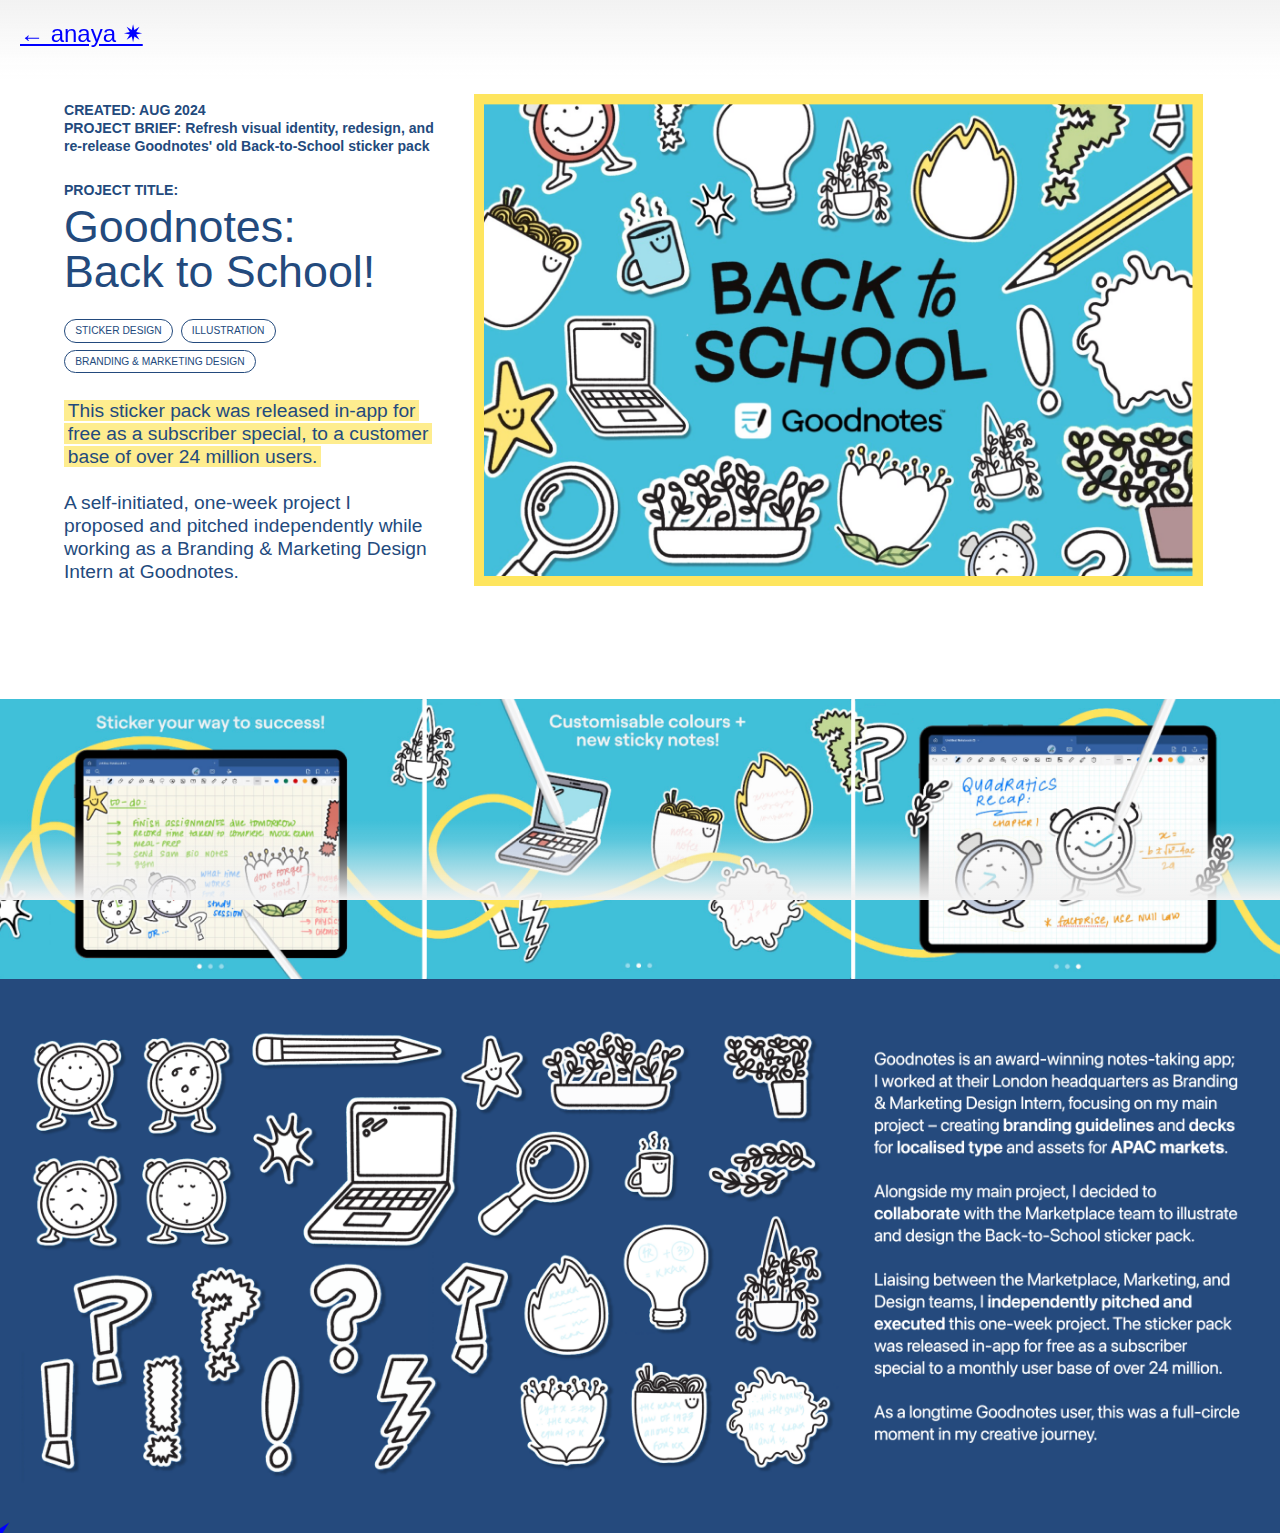
<file: goodnotes.html>
<!DOCTYPE html>
<html lang="en">
<head>
    <meta charset="UTF-8">
    <meta name="viewport" content="width=device-width, initial-scale=1.0">
    <title>Goodnotes – Anaya's Portfolio</title>
    <link rel="stylesheet" href="goodnotes-style.css" />
    <link rel="icon" type="image/png" href="https://cdn.glitch.global/d9e3876a-64dc-4a54-975f-de792dc80655/star%20logo%20png.png?v=1741092532454">
</head>
<body>
    <div class="nav-gradient top"></div>
    <div class="nav-gradient bottom"></div>
    
    <header>
        <div class="corner top-left"><a href="index.html">← anaya ✷</a></div>
    </header>


    <div class="project-content">
  
        <div class="top-section">

            <div class="project-text">
                <h2 class="project-subtitle">
             
                        <strong>CREATED:</strong> AUG 2024<br>
                        <strong>PROJECT BRIEF:</strong> Refresh visual identity, redesign, and re-release Goodnotes' old Back-to-School sticker pack
        
                </h2>

                <p class="project-label project-title-label">
            PROJECT TITLE:
                </p> 
                
                <h1 class="project-title">
                  Goodnotes: <br>Back to School!
                </h1>

                <div class="project-categories categories">
                    <span class="category">STICKER DESIGN</span>
                    <span class="category">ILLUSTRATION</span>
                    <span class="category">BRANDING & MARKETING DESIGN</span>
                </div>

                <p class="project-description">
                    <span class="highlight-wrapper">
                        This sticker pack was released in-app for free as a subscriber special, to a customer base of over 24 million users.</span><br><br>A self-initiated, one-week project I proposed and pitched independently while working as a Branding & Marketing Design Intern at Goodnotes.
                   
                </p>
            </div>

        
            <div class="image-wrapper">
<img src="images/goodnotes/gn1.png">
            </div>
        </div>


        <div class="image-wrapper-full">
<img src="images/goodnotes/gn2.png">

        </div>
        
        <div class="image-wrapper-full">
<img src="images/goodnotes/gn3.png">
        </div>
    </div>
    <script src="script.js"></script>
    <script src="cursor.js"></script>
</body>
</html>
</file>
<file: goodnotes-style.css>
@font-face {
    font-family: 'SF Pro Display';
    src: url('https://cdn.glitch.global/69f8f06e-65ba-408a-8b25-1c397c7a86db/SF-Pro-Display-Light.otf?v=1739296515501') format('opentype');
    font-weight: 300;
}

@font-face {
    font-family: 'SF Pro Display';
    src: url('https://cdn.glitch.global/69f8f06e-65ba-408a-8b25-1c397c7a86db/SF-Pro-Display-Regular.otf?v=1739296560122') format('opentype');
    font-weight: 400;
}

@font-face {
    font-family: 'SF Pro Display';
    src: url('https://cdn.glitch.global/69f8f06e-65ba-408a-8b25-1c397c7a86db/SF-Pro-Display-Medium.otf?v=1739296542516') format('opentype');
    font-weight: 500;
}

@font-face {
    font-family: 'SF Pro Display';
    src: url('https://cdn.glitch.global/69f8f06e-65ba-408a-8b25-1c397c7a86db/SF-Pro-Display-Semibold.otf?v=1739296570227') format('opentype');
    font-weight: 600;
}

@font-face {
    font-family: 'SF Pro Display';
    src: url('https://cdn.glitch.global/69f8f06e-65ba-408a-8b25-1c397c7a86db/SF-Pro-Display-Bold.otf?v=1739296472538') format('opentype');
    font-weight: 700;
}

* {
    margin: 0;
    padding: 0;
    box-sizing: border-box;
}

body {
    background: white;
    color: #234A7D;
    font-family: 'SF Pro Display', sans-serif;
    overflow-x: hidden;
    width: 100vw;
}

body, a {
    cursor: none;
}


header {
    position: fixed;
    width: 100%;
    pointer-events: none;
    z-index: 10;
}

.corner {
    position: fixed;
    font-size: 1.5rem;
    pointer-events: auto;
}

.top-left { top: 20px; left: 20px; }
.top-right { top: 20px; right: 20px; }
.bottom-left { bottom: 20px; left: 20px; }
.bottom-right { bottom: 20px; right: 20px; }

a {
    text-decoration: underline;
    color: blue;
}

a:hover {
    color: yellow;
    text-decoration: none;
}


#custom-cursor {
    position: fixed;
    width: 50px;
    height: 50px;
    background: transparent;
    color: rgb(0, 0, 255);
    font-size: 50px;
    pointer-events: none;
    z-index: 1000;
    transform: translate(-50%, -50%);
}

#custom-cursor.emoji {
    width: 35px;
    height: 35px;
    font-size: 35px;
    transform: translate(-50%, -50%);
}

.top-section {
    display: flex;
    width: 100%;
    padding: 2vw;
    align-items: flex-start;
    margin-top: 3vw; /* Increased from 3vw to move content down more */
    margin-bottom: 4vw; /* Added to create space below the top section */
}

.project-text {
    width: 45%;
    color: #234A7D;
    padding: 3vw;
    position: relative;
    max-width: 35vw;
    margin-top: 0vw; /* Added to move project text down */
}

.project-title {
    font-size: 3.5vw;
    font-weight: normal;
    max-width: 65vw;
    margin-bottom: 2vw; /* Increased from 1vw to add more space before categories */
    line-height: 1;
}

.image-wrapper {
    width: 65%;
    height: fit-content;
    border: 10px solid #FEE55E;
    margin-right: 4vw;
    display: inline-block;
    margin-top: 2.35vw;
}

.project-label {
    font-size: 1.1vw; 
    font-weight: bold;
    text-transform: uppercase;
    margin-bottom: 0.5vw;
    max-width: 65vw;
}

.project-subtitle {
    font-size: 1.1vw;
    margin-bottom: 2vw;
    line-height: 1.4vw;
    max-width: 65vw;
}

.project-categories {
    display: flex;
    gap: 0.6vw;
    margin-top: 1vw;
    margin-bottom: 2vw;
    flex-wrap: wrap;
}

.category {
    font-size: clamp(0.5vw, 0.8vw, 1vw); /* Reduced sizes */
    font-weight: normal;
    text-transform: uppercase;
    border: 0.15vw solid #234A7D;
    padding: 0.4vw 0.8vw;
    border-radius: 1.5vw;
    background-color: transparent;
}

.project-description {
    font-size: 1.5vw; /* Reduced from 1.6vw */
    line-height: 1.8vw; /* Reduced from 2vw */
    max-width: 65vw;
}

.project-content {
    display: flex;
    flex-direction: column;
    align-items: center;
    width: 100vw;
    margin-bottom: 0;
}

.highlight-wrapper {
    background-color: rgba(254, 230, 95, 0.7);
    padding: 0 0.2em;
    box-decoration-break: clone;
    -webkit-box-decoration-break: clone;
}

.image-wrapper img {
    width: 100%;
    height: auto;
    display: block;
}

/* FULL WIDTH IMAGE WRAPPER */
.image-wrapper-full {
    width: 100%;
    margin-bottom: 0;
}

.image-wrapper-full:last-child {
    margin-bottom: 0;
}

.image-wrapper-full img {
    width: 100%;
    height: auto;
    display: block;
}


.nav-gradient {
    position: fixed;
    width: 100%;
    height: 80px;
    z-index: 5;
    pointer-events: none;
}

.nav-gradient.top {
    top: 0;
    background: linear-gradient(to bottom, rgba(242, 242, 242, 1) 0%, rgba(242, 242, 242, 0.15) 75%, rgba(242, 242, 242, 0) 100%);
}

.nav-gradient.bottom {
    bottom: 0;
    background: linear-gradient(to top, rgba(242, 242, 242, 1) 0%, rgba(242, 242, 242, 0.15) 75%, rgba(242, 242, 242, 0) 100%);
}
</file>
